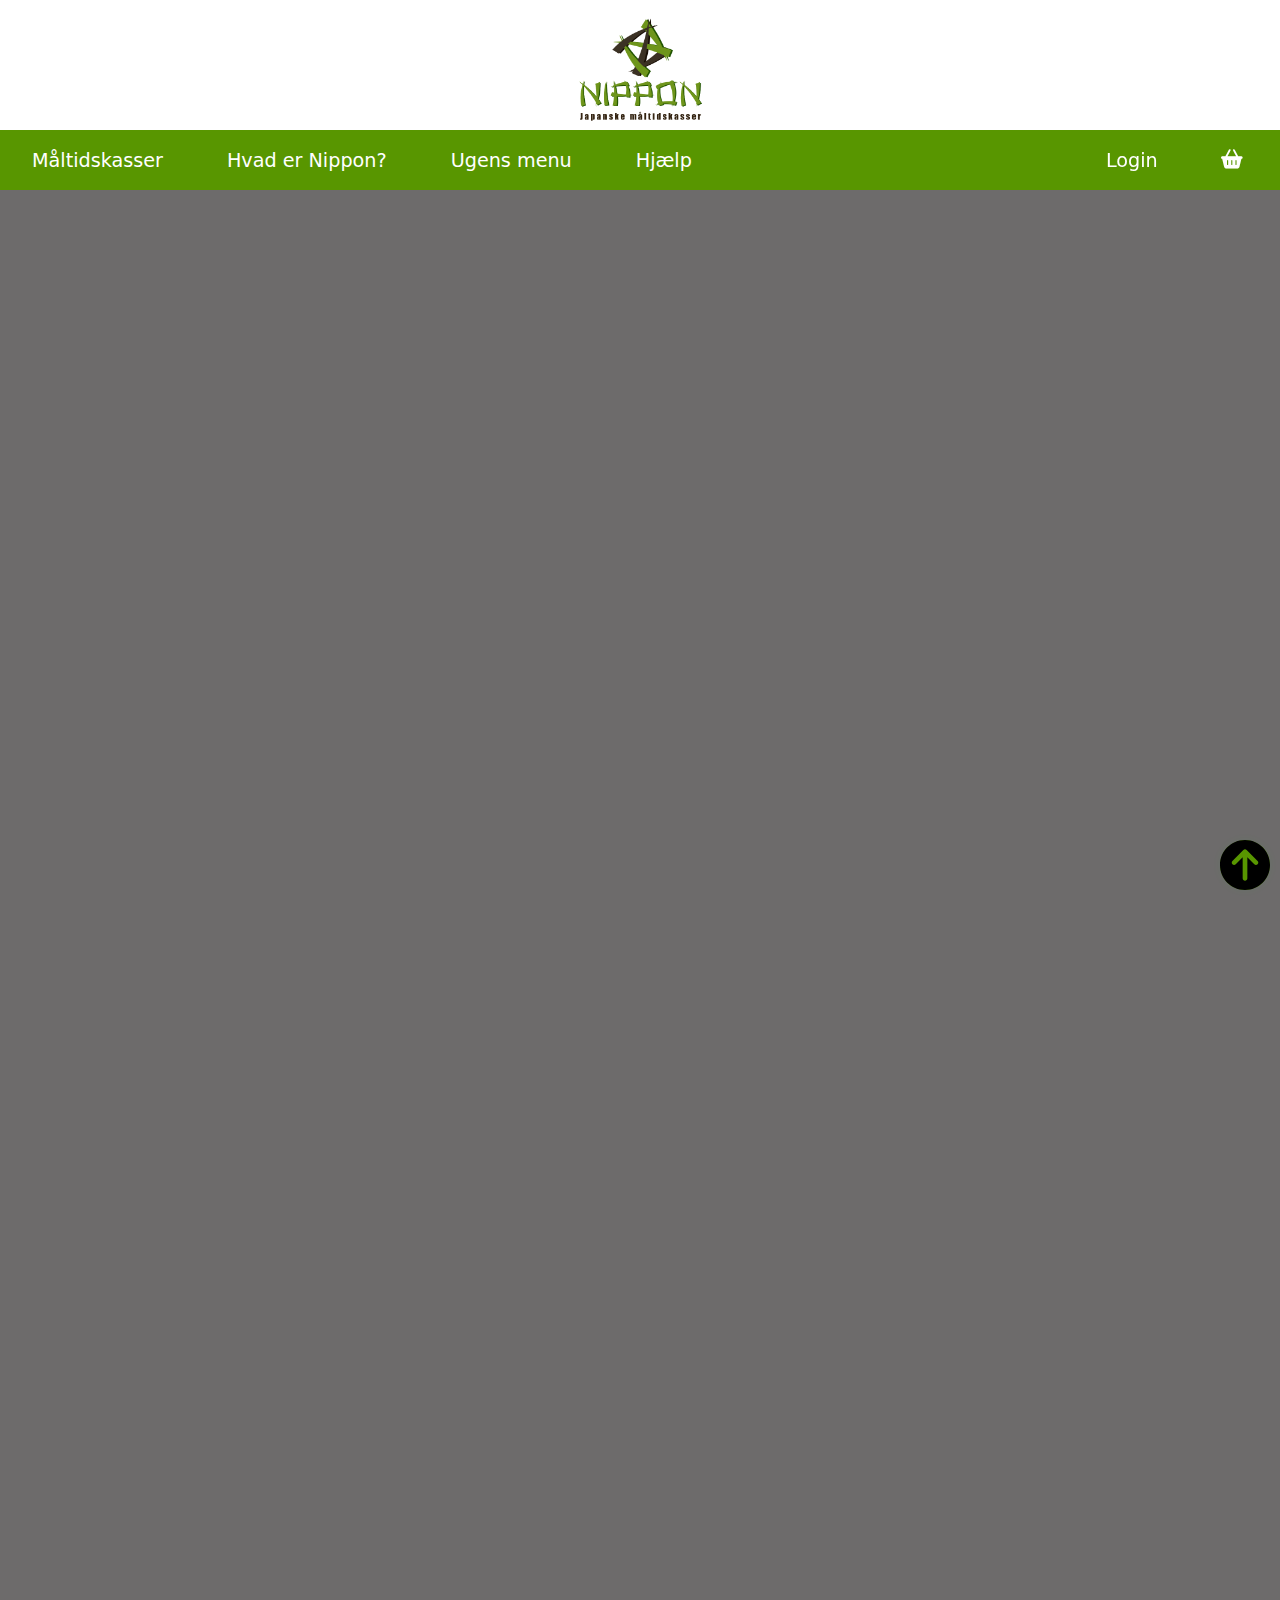
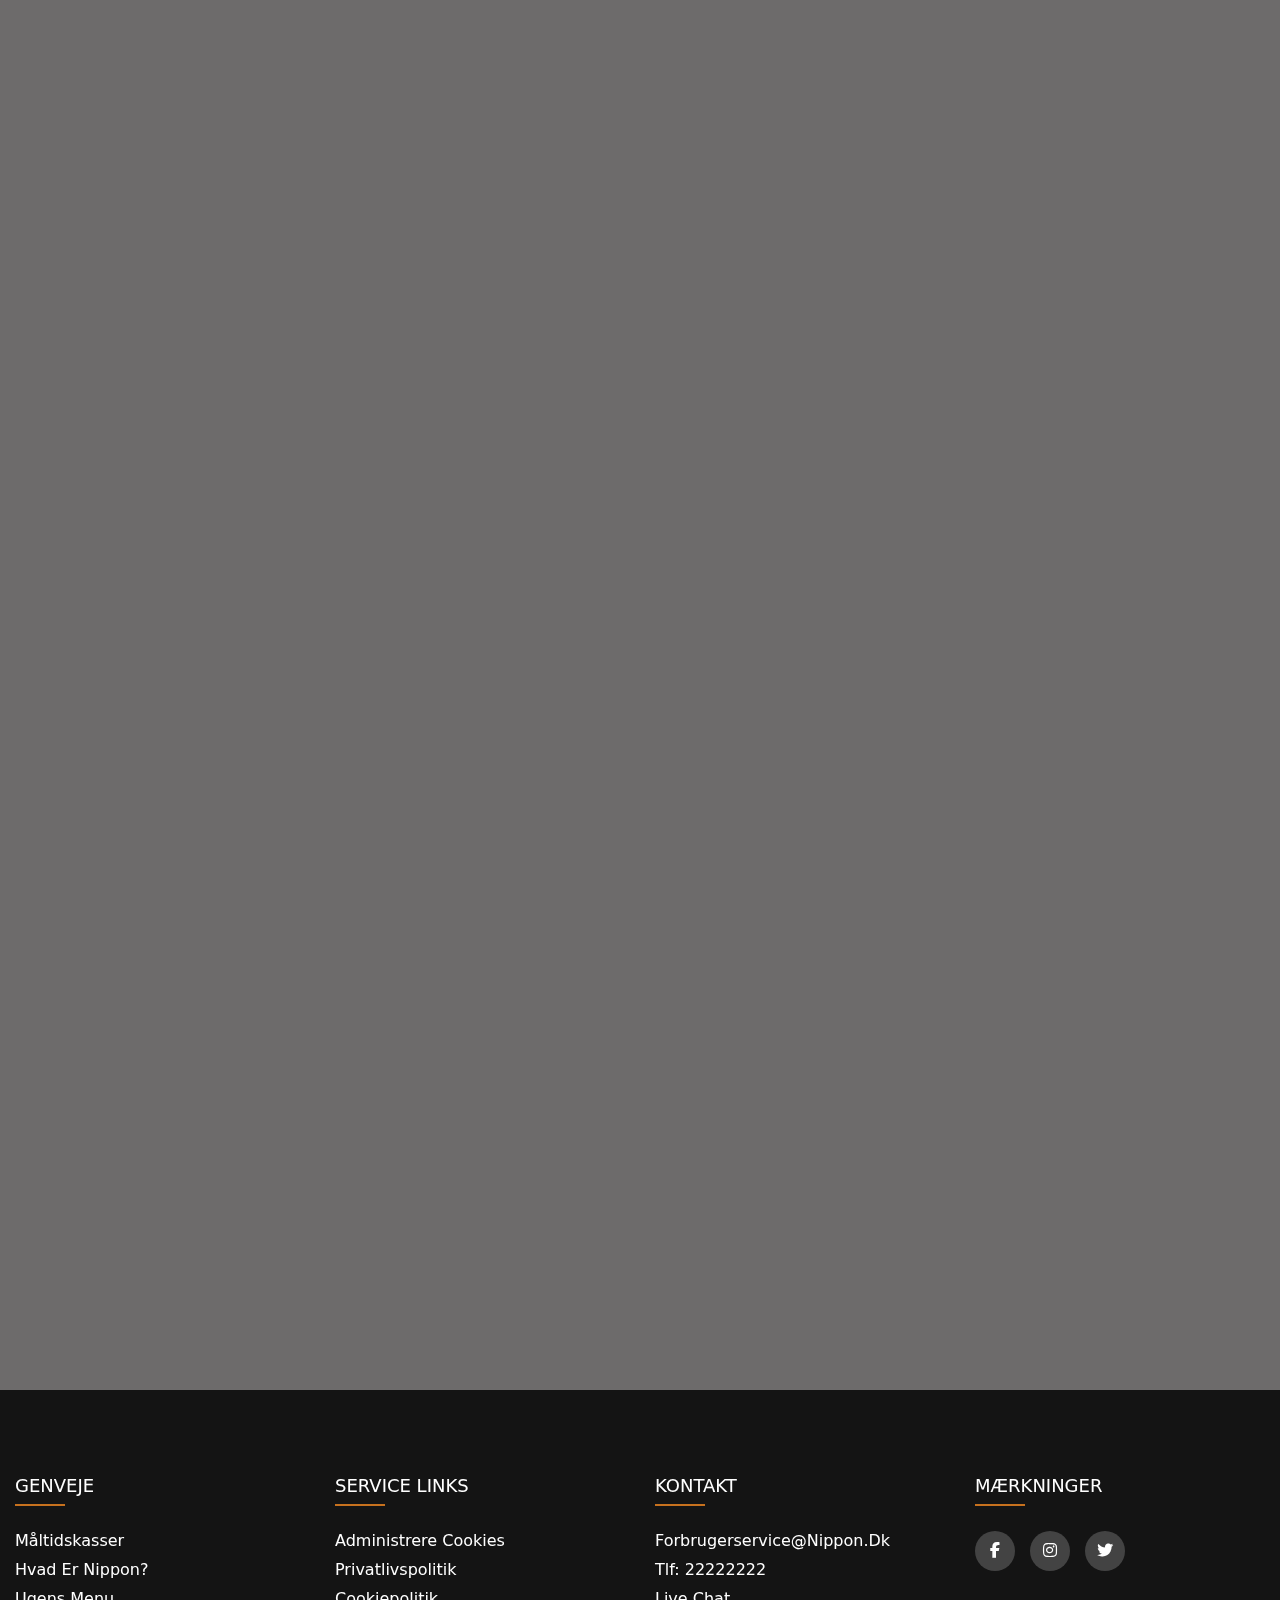
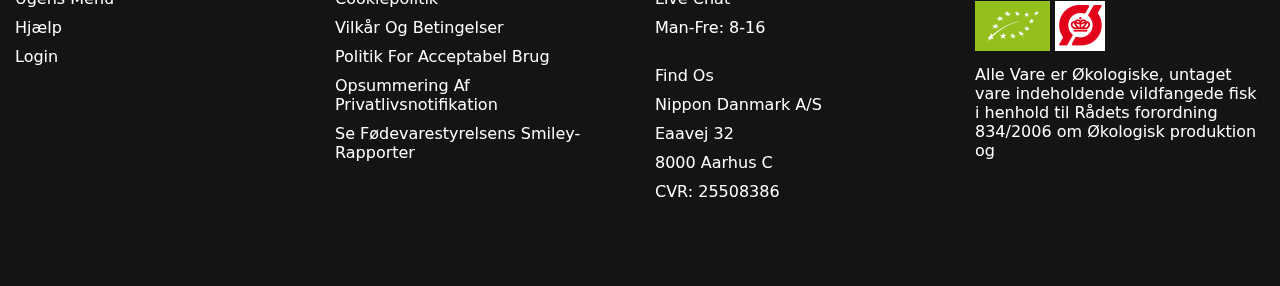
<file: Nippon 2/index.html>
<!DOCTYPE html>
<html lang="en">
<head>
    <meta charset="UTF-8">
    <meta http-equiv="X-UA-Compatible" content="IE=edge">
    <meta name="viewport" content="width=device-width, initial-scale=1.0">
    <title>Nippon Madkasser</title>

    <!-- Scripts -->
    <script src="script.js"defer></script>
<!-- Stylesheets -->
<link rel="stylesheet" href="style.css">
<link rel="stylesheet" href="">
<link rel="stylesheet" href="">

<!--Ikonerne til SoMe-->
<link rel="stylesheet" type="text/css" href="https://cdnjs.cloudflare.com/ajax/libs/font-awesome/6.2.1/css/all.min.css">
</head>

<body>
<!-- Header med logo og navigation starter  -->
    <!-- Logo ovenpå navbaren som vi har i vores mockup -->
    <div class="logo_on_top"> 
            <a href="#" id="navbar_logo_link"><img id="navbarlogo" src="images/logonippon.png" alt="Nippon Logo"></a>
    </div>

    <!-- Navbar -->
   <nav class="navbar">  


                         <!-- NAV BAR LINKS CONTAINER START  -->
        <div class="navbar_container">
            <!-- Mobil burger menu der kommer frem når siden når mobil størrelse (der skal addes javascript til) -->
            <div class="navbar_toggle" id="mobile-menu">
                <span class="bar"></span>
                <span class="bar"></span>
                <span class="bar"></span>
            </div>
            <!-- Menu links -->
            <ul class="navbar_menu">
                <li class="navbar_item">
                    <a href="/" class="navbar_links">
                        Måltidskasser
                    </a>
                </li>
                <li class="navbar_item">
                    <a href="/product.html" class="navbar_links">
                        Hvad er Nippon?
                    </a>
                </li>
                <li class="navbar_item">
                    <a href="/lifestyle.html" class="navbar_links">
                        Ugens menu
                    </a>
                </li>
                 <li class="navbar_item">
                    <a href="/lifestyle.html" class="navbar_links">
                        Hjælp
                    </a>
                </li>
                


                
                
                
                

            </ul>
        </div>
        <!-- NAV BAR CONTAINER SLUT -->
<!-- BTN CONTAINER START -->
<div class="buttons_container">
    <ul class="navbar_buttons">
        <li class="navbar_btn">
        <a href="/" class="button_one">
            Login
        </a>
        
    </li>
    <!-- KURV IKON -->
    <li class="navbar_btn">
        <a href="/" class="button_two"><i class="fa-sharp fa-solid fa-basket-shopping"></i></a>
    </li>
    </ul> 
</div>
<!-- BTN CONTAINER SLUT -->
        
                
   </nav>
   <div class="whitebackground"></div>

    <!-- Mulig Support / Til Toppen Knap Start -->
      <!-- SCROLL TO TOP -->
  <button onclick="topFunction()" id="myBtn" title="Go to top">
    <img src="images/circle-arrow-up-solid.svg" alt="Uparrow"></button>
  <!-- SCROLL TO TOP slut -->
    <!-- Mulig Support / Til Toppen Knap Slut -->
    
    
    <!-- Footer Starter Her HTML Start -->
    <footer class="footer">
        <div class="containerfooter">
          <div class="rowfooter">
            <div class="footer-col">
              <h4>Genveje</h4>
              <ul>
                <li><a href="#">Måltidskasser</a></li>
                <li><a href="#">Hvad er Nippon?</a></li>
                <li><a href="#">Ugens Menu</a></li>
                <li><a href="#">Hjælp</a></li>
                <li><a href="#">Login</a></li>
              </ul>
            </div>
            <div class="footer-col">
              <h4>Service links</h4>
              <ul>
                <li><a href="#">Administrere cookies</a></li>
                <li><a href="#">Privatlivspolitik</a></li>
                <li><a href="#">Cookiepolitik</a></li>
                <li><a href="#">Vilkår og betingelser</a></li>
                <li><a href="#">Politik for acceptabel brug</a></li>
                <li><a href="#">Opsummering af Privatlivsnotifikation</a></li>
                <li><a href="#">Se Fødevarestyrelsens smiley-rapporter</a></li>
              </ul>
            </div>
            <div class="footer-col">
              <h4>Kontakt</h4>
              <ul>
                <li><a href="#">forbrugerservice@nippon.dk</a></li>
                <li><a href="#">Tlf: 22222222</a></li>
                <li><a href="#">Live Chat</a></li>
                <li><a href="#">Man-Fre: 8-16</a></li>
                <br>
                <li><a href="#">Find Os</a></li>
                <li><a href="#">Nippon Danmark A/S</a></li>
                <li><a href="#">Eaavej 32</a></li>
                <li><a href="#">8000 Aarhus C</a></li>
                <li><a href="#">CVR: 25508386</a></li>
                
              </ul>
            </div>
            <div class="footer-col">
                <h4>Mærkninger</h4>
                <div class="footersocials">
                    <ul>
                        <a href="https://www.facebook.com/people/Nippon-M%C3%A5ltidskasser/100090745447917/"><i class="fa-brands fa-facebook-f"></i></a>
                        <a href="#"><i class="fa-brands fa-instagram"></i></a>
                        <a href="#"><i class="fa-brands fa-twitter"></i></a>
                    </ul>
                    <ul>
                        <img src="images/euorganic.png" alt="euorganic">
                        <img src="images/rød.jpg" alt="rød øko">
                    </ul>
              <ul>
               <p>Alle Vare er Økologiske, untaget vare indeholdende vildfangede fisk i henhold til Rådets forordning 834/2006 om Økologisk produktion og </p></ul>
              </ul>
              </div>
              </div>
            </div>
          </div>
      </footer>
    <!-- Footer Slutter Her HTML Slut -->
</body>
</html>
</file>
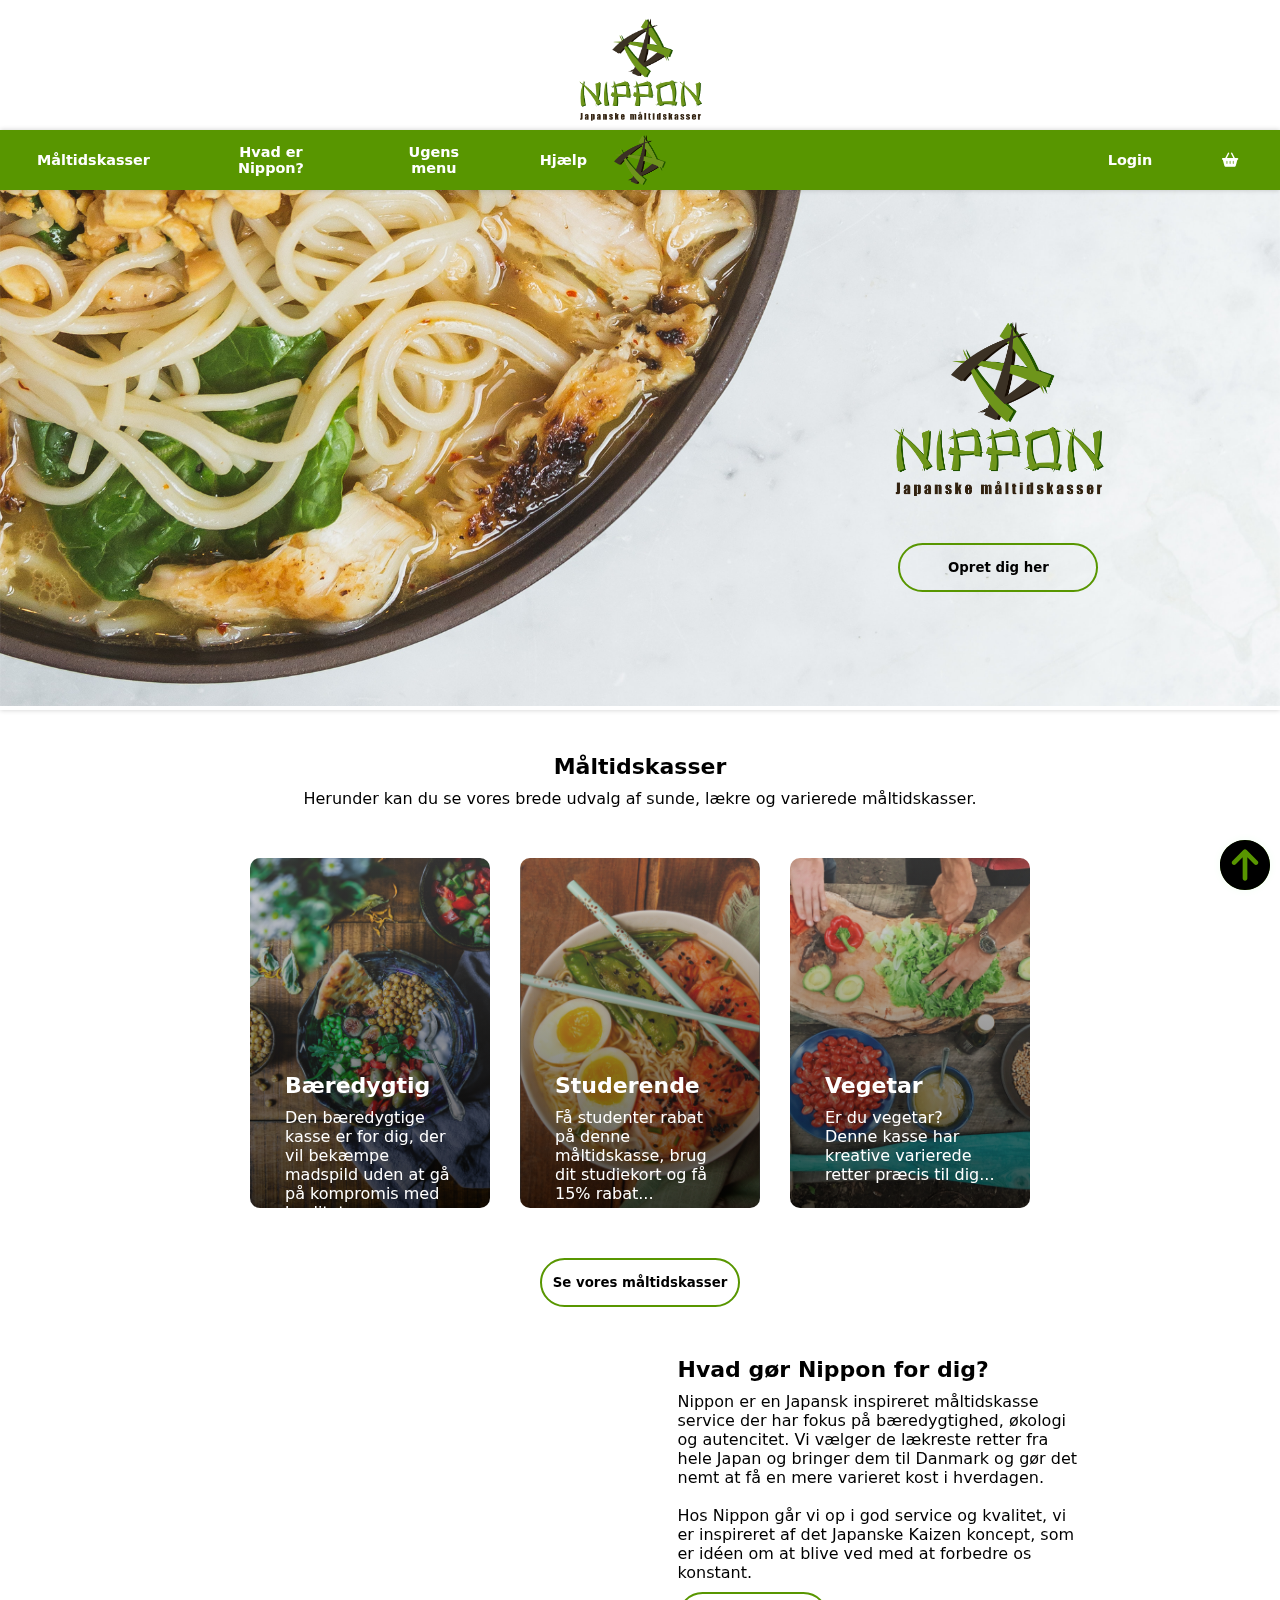
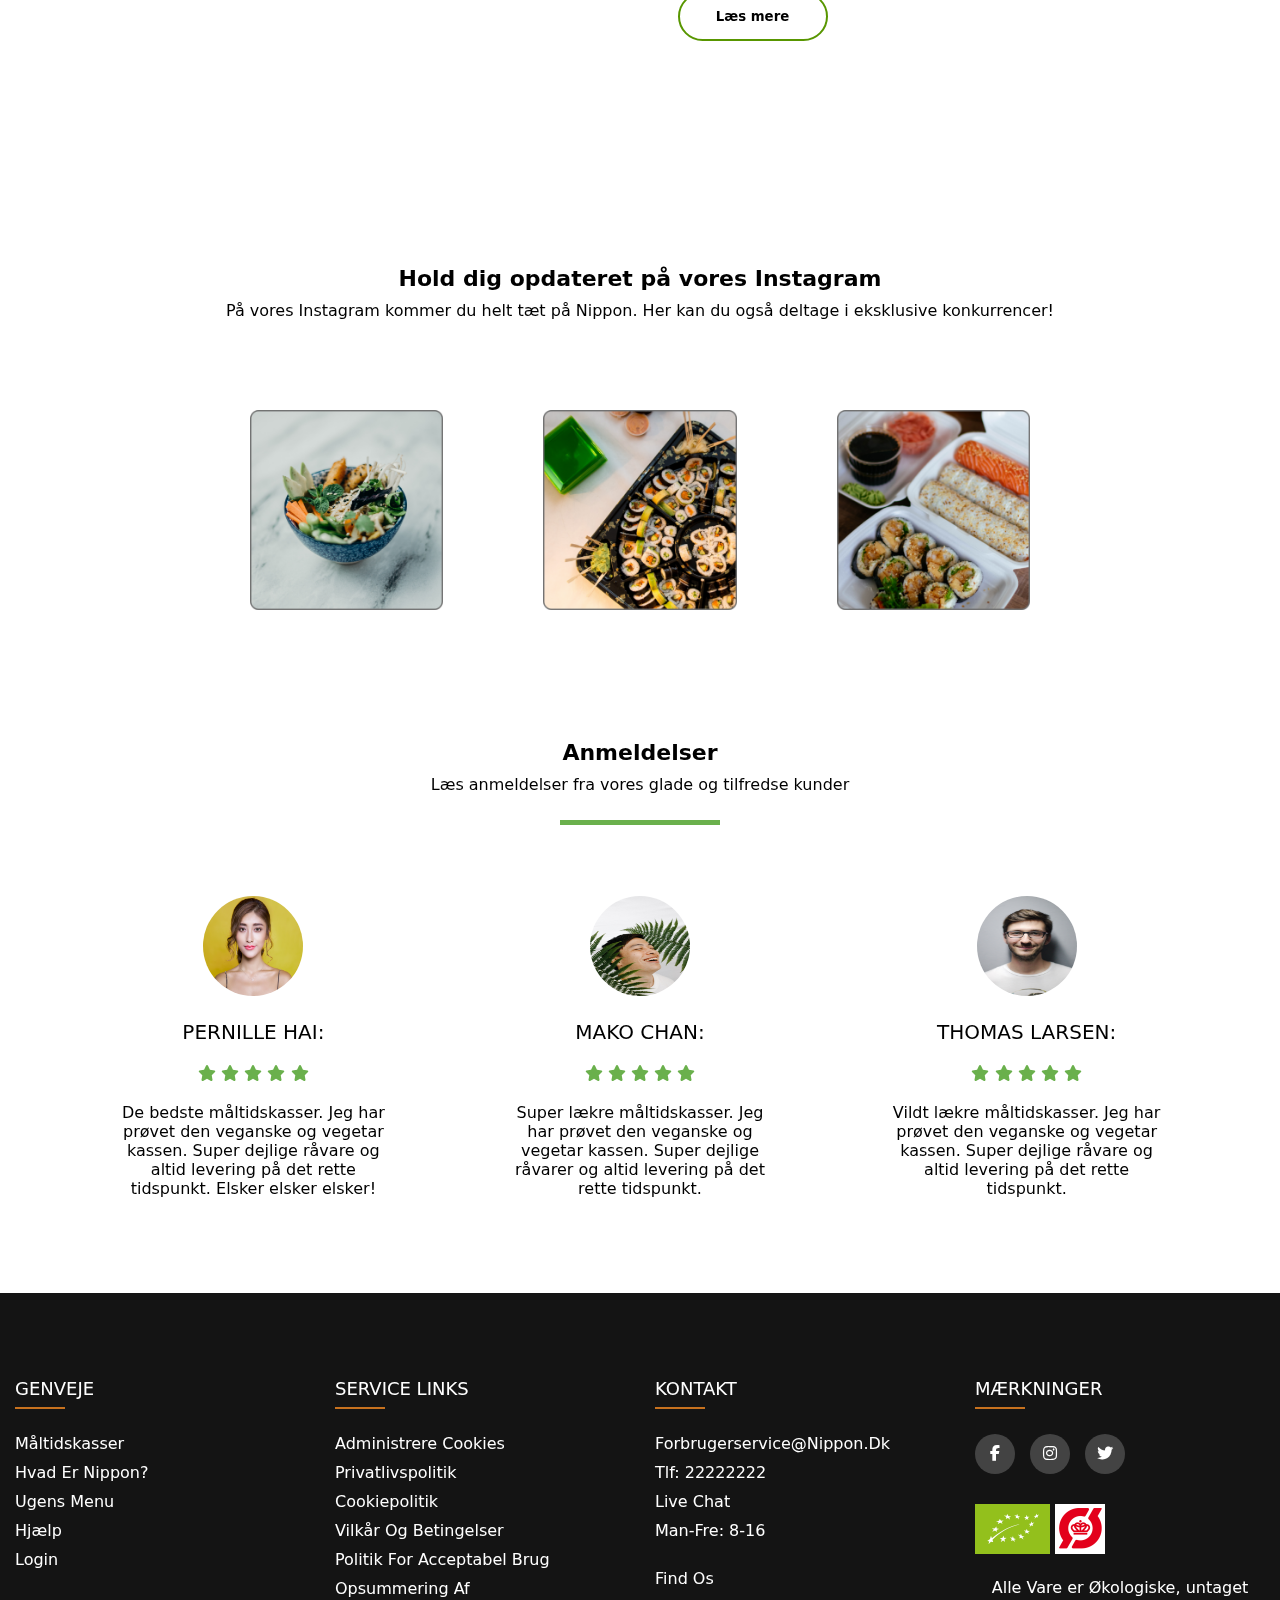
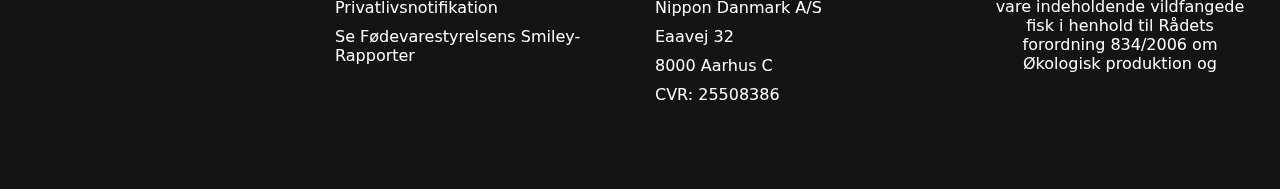
<file: Nippon 3/index.html>
<!DOCTYPE html>
<html lang="en">
<head>
    <meta charset="UTF-8">
    <meta http-equiv="X-UA-Compatible" content="IE=edge">
    <meta name="viewport" content="width=device-width, initial-scale=1.0">
    <title>Nippon Forside</title>


<!-- Scripts -->
    <script src="script.js"defer></script>
<!-- Stylesheets -->
    <link rel="stylesheet" href="style.css">


<!--Ikonerne til SoMe-->
<link rel="stylesheet" type="text/css" href="https://cdnjs.cloudflare.com/ajax/libs/font-awesome/6.2.1/css/all.min.css">
</head>



<body>
<!-- Header med logo og navigation starter  -->
    <!-- Logo ovenpå navbaren som vi har i vores mockup -->
    <div class="logo_on_top"> 
            <a href="#" id="navbar_logo_link"><img id="navbarlogo" src="images/logonippon.png" alt="Nippon Logo"></a>
    </div>

    <!-- Navbar -->
   <nav class="navbar" id="navbar">  
    <div class="navrow" id="navbar">

                         <!-- NAV BAR LINKS CONTAINER START  -->
                          <!-- Mobil burger menu der kommer frem når siden når mobil størrelse (der skal addes javascript til) -->
        <div class="navbar_container">
            <!-- Menu links -->
            <div class="hamburger" id="hamburger-menu">
              <span class="bar"></span>
              <span class="bar"></span>
              <span class="bar"></span>
            </div>
            <ul class="navbar_menu">
                          <!-- Mobil burger menu der kommer frem når siden når mobil størrelse (der skal addes javascript til) -->
                <li class="navbar_item">
                    <a href="måltidskasser.html" class="navbar_links">
                        Måltidskasser
                    </a>
                </li>
                <li class="navbar_item">
                    <a href="hvadernippon.html" class="navbar_links">
                        Hvad er Nippon?
                    </a>
                </li>
                <li class="navbar_item">
                    <a href="ugensmenu.html" class="navbar_links">
                        Ugens menu
                    </a>
                </li>
                 <li class="navbar_item">
                    <a href="/" class="navbar_links">
                        Hjælp
                    </a>
                </li>

            </ul>
        </div>
        <!-- NAV BAR CONTAINER SLUT -->
        <!-- LOGO NAV BAR START -->
         <!-- LOGO VISER SIG PÅ NAV BAR EFTER SCROLL -->
         <div class="logobtn">
            <a href="/" onclick="logoFunction()" id="logoBtn" title="Go back to frontpage">
              <img src="images/logonippon2.png" alt="Navbar Logo"></a>
          </div>
  <!-- LOGO VISER SIG PÅ NAV BAR EFTER SCROLL slut-->
        <!-- LOGO NAV BAR SLUT -->


<!-- BTN CONTAINER START -->
<div class="buttons_container">
    <ul class="navbar_buttons">
        <li class="navbar_btn">
        <a href="/" class="button_one">
            Login
        </a>
        
    </li>
    <!-- KURV IKON -->
    <li class="navbar_btn">
        <a href="/" class="button_two"><i class="fa-sharp fa-solid fa-basket-shopping"></i></a>
    </li>
    </ul> 
</div>
<!-- BTN CONTAINER SLUT -->
</div>        
                
   </nav>

   <!-- BIG PICTURE STARTER HER -->
             <div class="big_picture_container">
            <img src="images/bigpicturenologo.png" class="big_picture" alt="Nippon Big Picture">

                <Div class="big_picture_lb">
            <img src="images/logonippon.png" class="big_picture_logo" alt="Nippon Logo">
            <div class="big_picture_button">
              <button type="button">Opret dig her</button>  
            </div>
        </Div>
            

          </div>
          <!-- BIG PICTURE SLUTTER HER -->


    <!-- Mulig Support / Til Toppen Knap Start -->
      <!-- SCROLL TO TOP -->
  <button onclick="topFunction()" id="myBtn" title="Go to top">
    <img src="images/circle-arrow-up-solid.svg" alt="Uparrow"></button>
  <!-- SCROLL TO TOP slut -->
    <!-- Mulig Support / Til Toppen Knap Slut -->


<!-- FORSIDE CARDS -->

<section class="overskrift">
    <h1>Måltidskasser</h1>
    <p>Herunder kan du se vores brede udvalg af sunde, lækre og varierede måltidskasser.</p>
</section>

<div class="wrapper"></div>

<section class="kolonnesektion1">
    <div class="card card1">
        <h1>Bæredygtig</h1>
        <p>Den bæredygtige kasse er for dig, der vil bekæmpe madspild uden at gå på kompromis med kvalitet...</p>
    </div>
        
    <div class="card card2">
        <h1>Studerende</h1>
        <p>Få studenter rabat på denne måltidskasse, brug dit studiekort og få 15% rabat...</p>
    </div>

    <div class="card card3">
        <h1>Vegetar</h1>
        <p>Er du vegetar? Denne kasse har kreative varierede retter præcis til dig...</p>
    </div>
  </div>
</section>
  

<div class="cards_button">
              <a href="/måltidskasser.html"><button type="button">Se vores måltidskasser</button></a>
            </div>
<!-- FORSIDE CARDS SLUT -->



<!-- Animatic Sektion -->
<div class="animatic_container">
  <div class="video_container">
<iframe class="video" width="560" height="315" src="https://www.youtube.com/embed/Un8hv7vOUJU" title="YouTube video player" frameborder="0" 
allow="accelerometer; autoplay; clipboard-write; encrypted-media; gyroscope; picture-in-picture; web-share" allowfullscreen></iframe>
  </div>
  <div class="tekst_container">
    <h2>Hvad gør Nippon for dig?</h2>
    <div class="paragraph"><p class="nippon_p">Nippon er en Japansk inspireret måltidskasse service der har fokus på bæredygtighed, økologi og autencitet. 
      Vi vælger de lækreste retter fra hele Japan og bringer dem til Danmark og gør det nemt at få en mere varieret kost i hverdagen.
      <br>
      <br>
    Hos Nippon går vi op i god service og kvalitet, vi er inspireret af det Japanske Kaizen koncept, som er idéen om at blive ved med at forbedre os konstant.</p></div>
    <div class="om_nippon_button">
              <button type="button">Læs mere</button>  
            </div>
  </div>
</div>
<!-- Animatic Sektion SLUT -->
    
<!-- Instagram Sektion Start -->
  <div class="overskrift_insta">
  <h1>Hold dig opdateret på vores Instagram</h1>
  <p>På vores Instagram kommer du helt tæt på Nippon. Her kan du også deltage i eksklusive konkurrencer!</p>
  </div>

  <section class="insta_sektion">
  <img src="images/insta1.png" alt="instabillede">     
  <img src="images/insta2.png" alt="instabillede">     
  <img src="images/insta3.png" alt="instabillede">     
</section>

<!-- Instagram Sektion SLUT -->







<!-- TRUST PILOT START -->
    <div class="testimnials">
      <div class="tinner">
        <h1>Anmeldelser</h1>
        <p>Læs anmeldelser fra vores glade og tilfredse kunder</p>
          <div class="tborder"></div>

          <div class="trow">

            <div class="tcol">
              <div class="testimonial">
                <img src="images/pernille.jpg" alt="">
                <div class="tname">Pernille Hai:</div>
                  <div class="tstars">
                    <i class="fa-solid fa-star"></i>
                    <i class="fa-solid fa-star"></i>
                    <i class="fa-solid fa-star"></i>
                    <i class="fa-solid fa-star"></i>
                    <i class="fa-solid fa-star"></i>
                  </div>

                  <p>
                    De bedste måltidskasser. Jeg har prøvet den veganske og vegetar kassen. Super dejlige råvare og altid levering på det rette tidspunkt. 
Elsker elsker elsker!

                  </p>
              </div>
            </div>
             
            <div class="tcol">
              <div class="testimonial">
                <img src="images/mako.jpg" alt="">
                <div class="tname">Mako Chan:</div>
                  <div class="tstars">
                    <i class="fa-solid fa-star"></i>
                    <i class="fa-solid fa-star"></i>
                    <i class="fa-solid fa-star"></i>
                    <i class="fa-solid fa-star"></i>
                    <i class="fa-solid fa-star"></i>
                  </div>

                  <p>
                    Super lækre måltidskasser. Jeg har prøvet den veganske og vegetar kassen. Super dejlige råvarer og altid levering på det rette tidspunkt. 
                  </p>
              </div>
            </div>

            <div class="tcol">
              <div class="testimonial">
                <img src="images/thomas.jpg" alt="">
                <div class="tname">Thomas Larsen:</div>
                  <div class="tstars">
                    <i class="fa-solid fa-star"></i>
                    <i class="fa-solid fa-star"></i>
                    <i class="fa-solid fa-star"></i>
                    <i class="fa-solid fa-star"></i>
                    <i class="fa-solid fa-star"></i>
                  </div>

                  <p>
                    Vildt lækre måltidskasser. Jeg har prøvet den veganske og vegetar kassen. Super dejlige råvare og altid levering på det rette tidspunkt. 
                  </p>
              </div>
            </div>

          </div>
      </div>
    </div>
<!-- TRUST PILOT SLUT -->



    <!-- Footer Starter Her HTML Start -->
    <footer class="footer">
        <div class="containerfooter">
          <div class="rowfooter">
            <div class="footer-col">
              <h4>Genveje</h4>
              <ul>
                <li><a href="måltidskasser.html">Måltidskasser</a></li>
                <li><a href="hvadernippon.html">Hvad er Nippon?</a></li>
                <li><a href="#">Ugens Menu</a></li>
                <li><a href="#">Hjælp</a></li>
                <li><a href="#">Login</a></li>
              </ul>
            </div>
            <div class="footer-col">
              <h4>Service links</h4>
              <ul>
                <li><a href="#">Administrere cookies</a></li>
                <li><a href="#">Privatlivspolitik</a></li>
                <li><a href="#">Cookiepolitik</a></li>
                <li><a href="#">Vilkår og betingelser</a></li>
                <li><a href="#">Politik for acceptabel brug</a></li>
                <li><a href="#">Opsummering af Privatlivsnotifikation</a></li>
                <li><a href="#">Se Fødevarestyrelsens smiley-rapporter</a></li>
              </ul>
            </div>
            <div class="footer-col">
              <h4>Kontakt</h4>
              <ul>
                <li><a href="#">forbrugerservice@nippon.dk</a></li>
                <li><a href="#">Tlf: 22222222</a></li>
                <li><a href="#">Live Chat</a></li>
                <li><a href="#">Man-Fre: 8-16</a></li>
                <br>
                <li><a href="#">Find Os</a></li>
                <li><a href="#">Nippon Danmark A/S</a></li>
                <li><a href="#">Eaavej 32</a></li>
                <li><a href="#">8000 Aarhus C</a></li>
                <li><a href="#">CVR: 25508386</a></li>
                
              </ul>
            </div>
            <div class="footer-col">
                <h4>Mærkninger</h4>
                <div class="footersocials">
                    <ul>
                        <a href="https://www.facebook.com/people/Nippon-M%C3%A5ltidskasser/100090745447917/"><i class="fa-brands fa-facebook-f"></i></a>
                        <a href="#"><i class="fa-brands fa-instagram"></i></a>
                        <a href="#"><i class="fa-brands fa-twitter"></i></a>
                    </ul>
                    <ul>
                        <img src="images/euorganic.png" alt="euorganic">
                        <img src="images/rød.jpg" alt="rød øko">
                    </ul>
              <ul>
               <p>Alle Vare er Økologiske, untaget vare indeholdende vildfangede fisk i henhold til Rådets forordning 834/2006 om Økologisk produktion og </p></ul>
              </ul>
              </div>
              </div>
            </div>
          </div>
      </footer>
    <!-- Footer Slutter Her HTML Slut -->
</body>
</html>
</file>
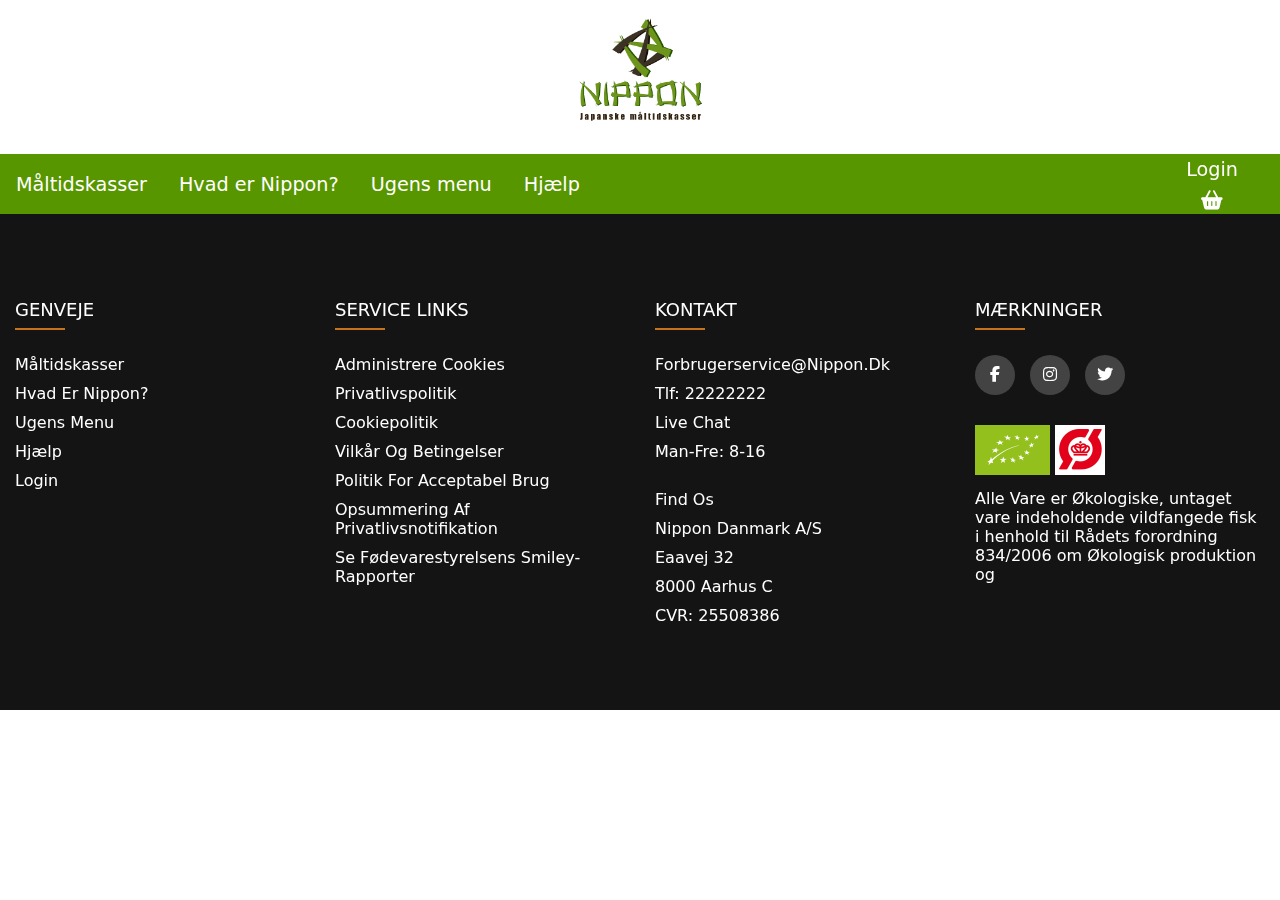
<file: Nippon/index.html>
<!DOCTYPE html>
<html lang="en">
<head>
    <meta charset="UTF-8">
    <meta http-equiv="X-UA-Compatible" content="IE=edge">
    <meta name="viewport" content="width=device-width, initial-scale=1.0">
    <title>Nippon Madkasser</title>

<!-- Stylesheets -->
<link rel="stylesheet" href="style.css">
<link rel="stylesheet" href="">
<link rel="stylesheet" href="">

<!--Ikonerne til SoMe-->
<link rel="stylesheet" type="text/css" href="https://cdnjs.cloudflare.com/ajax/libs/font-awesome/6.2.1/css/all.min.css">
</head>

<body>
<!-- Header med logo og navigation starter  -->
    <!-- Logo ovenpå navbaren som vi har i vores mockup -->
    <div class="logo_on_top"> 
            <a href="#" id="navbar_logo_link"><img id="navbarlogo" src="images/logonippon.png" alt="Nippon Logo"></a>
    </div>

    <!-- Navbar -->
   <nav class="navbar">                         
        <div class="navbar_container">
            <!-- Mobil burger menu der kommer frem når siden når mobil størrelse (der skal addes javascript til) -->
            <div class="navbar_toggle" id="mobile-menu">
                <span class="bar"></span>
                <span class="bar"></span>
                <span class="bar"></span>
            </div>
            <!-- Menu links -->
            <ul class="navbar_menu">
                <li class="navbar_item">
                    <a href="/" class="navbar_links">
                        Måltidskasser
                    </a>
                </li>
                <li class="navbar_item">
                    <a href="/product.html" class="navbar_links">
                        Hvad er Nippon?
                    </a>
                </li>
                <li class="navbar_item">
                    <a href="/lifestyle.html" class="navbar_links">
                        Ugens menu
                    </a>
                </li>
                 <li class="navbar_item">
                    <a href="/lifestyle.html" class="navbar_links">
                        Hjælp
                    </a>
                </li>

                
                
                
            </ul>
        </div>

        <!-- Knapper: Login og Kurv -->
                <div class="navbar_btn_div">
                <ul>
                <li class="navbar_btn">
                    <a href="/" class="button_one">
                        Login
                    </a>
                    
                </li>
                <!-- KURV IKON SKAL ADDES HER -->
                <li class="navbar_btn">
                    <a href="/" class="button_two"><i class="fa-sharp fa-solid fa-basket-shopping"></i></a>
                </li>
                </ul>
            </div>
   </nav>

 


    <!-- Mulig Support / Til Toppen Knap Start -->
    
    <!-- Mulig Support / Til Toppen Knap Slut -->
    
    
    <!-- Footer Starter Her HTML Start -->
    <footer class="footer">
        <div class="containerfooter">
          <div class="rowfooter">
            <div class="footer-col">
              <h4>Genveje</h4>
              <ul>
                <li><a href="#">Måltidskasser</a></li>
                <li><a href="#">Hvad er Nippon?</a></li>
                <li><a href="#">Ugens Menu</a></li>
                <li><a href="#">Hjælp</a></li>
                <li><a href="#">Login</a></li>
              </ul>
            </div>
            <div class="footer-col">
              <h4>Service links</h4>
              <ul>
                <li><a href="#">Administrere cookies</a></li>
                <li><a href="#">Privatlivspolitik</a></li>
                <li><a href="#">Cookiepolitik</a></li>
                <li><a href="#">Vilkår og betingelser</a></li>
                <li><a href="#">Politik for acceptabel brug</a></li>
                <li><a href="#">Opsummering af Privatlivsnotifikation</a></li>
                <li><a href="#">Se Fødevarestyrelsens smiley-rapporter</a></li>
              </ul>
            </div>
            <div class="footer-col">
              <h4>Kontakt</h4>
              <ul>
                <li><a href="#">forbrugerservice@nippon.dk</a></li>
                <li><a href="#">Tlf: 22222222</a></li>
                <li><a href="#">Live Chat</a></li>
                <li><a href="#">Man-Fre: 8-16</a></li>
                <br>
                <li><a href="#">Find Os</a></li>
                <li><a href="#">Nippon Danmark A/S</a></li>
                <li><a href="#">Eaavej 32</a></li>
                <li><a href="#">8000 Aarhus C</a></li>
                <li><a href="#">CVR: 25508386</a></li>
                
              </ul>
            </div>
            <div class="footer-col">
                <h4>Mærkninger</h4>
                <div class="footersocials">
                    <ul>
                        <a href="https://www.facebook.com/people/Nippon-M%C3%A5ltidskasser/100090745447917/"><i class="fa-brands fa-facebook-f"></i></a>
                        <a href="#"><i class="fa-brands fa-instagram"></i></a>
                        <a href="#"><i class="fa-brands fa-twitter"></i></a>
                    </ul>
                    <ul>
                        <img src="images/euorganic.png" alt="euorganic">
                        <img src="images/rød.jpg" alt="rød øko">
                    </ul>
              <ul>
               <p>Alle Vare er Økologiske, untaget vare indeholdende vildfangede fisk i henhold til Rådets forordning 834/2006 om Økologisk produktion og </p></ul>
              </ul>
              </div>
              </div>
            </div>
          </div>
      </footer>
    <!-- Footer Slutter Her HTML Slut -->
</body>
</html>
</file>
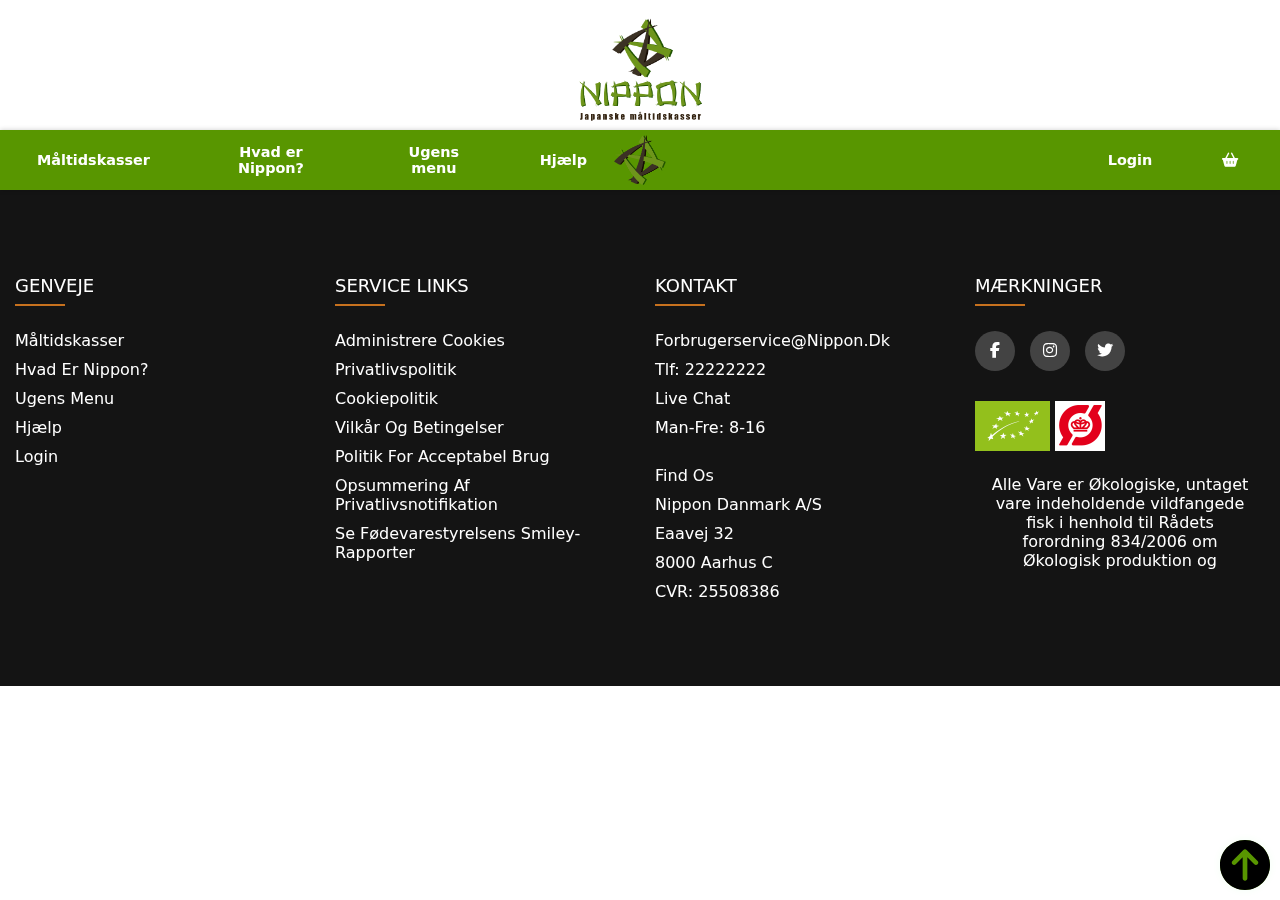
<file: Nippon 3/hvadernippon.html>
<!DOCTYPE html>
<html lang="en">
<head>
    <meta charset="UTF-8">
    <meta http-equiv="X-UA-Compatible" content="IE=edge">
    <meta name="viewport" content="width=device-width, initial-scale=1.0">
    <title>Hvad er Nippon?</title>

<!-- Scripts -->
    <script src="script.js"defer></script>
<!-- Stylesheets -->
    <link rel="stylesheet" href="style.css">


<!--Ikonerne til SoMe-->
<link rel="stylesheet" type="text/css" href="https://cdnjs.cloudflare.com/ajax/libs/font-awesome/6.2.1/css/all.min.css">
</head>


<body>
<!-- Header med logo og navigation starter  -->
    <!-- Logo ovenpå navbaren som vi har i vores mockup -->
    <div class="logo_on_top"> 
            <a href="index.html" id="navbar_logo_link"><img id="navbarlogo" src="images/logonippon.png" alt="Nippon Logo"></a>
    </div>

    <!-- Navbar -->
    <nav class="navbar" id="navbar">  
        <div class="navrow" id="navbar">
    
                             <!-- NAV BAR LINKS CONTAINER START  -->
                              <!-- Mobil burger menu der kommer frem når siden når mobil størrelse (der skal addes javascript til) -->
            <div class="navbar_container">
                <!-- Menu links -->
                <div class="hamburger" id="hamburger-menu">
                  <span class="bar"></span>
                  <span class="bar"></span>
                  <span class="bar"></span>
                </div>
                <ul class="navbar_menu">
                              <!-- Mobil burger menu der kommer frem når siden når mobil størrelse (der skal addes javascript til) -->
                    <li class="navbar_item">
                        <a href="måltidskasser.html" class="navbar_links">
                            Måltidskasser
                        </a>
                    </li>
                    <li class="navbar_item">
                        <a href="hvadernippon.html" class="navbar_links">
                            Hvad er Nippon?
                        </a>
                    </li>
                    <li class="navbar_item">
                        <a href="ugensmenu.html" class="navbar_links">
                            Ugens menu
                        </a>
                    </li>
                     <li class="navbar_item">
                        <a href="/" class="navbar_links">
                            Hjælp
                        </a>
                    </li>
    
                </ul>
            </div>
        <!-- NAV BAR CONTAINER SLUT -->
        <!-- LOGO NAV BAR START -->
         <!-- LOGO VISER SIG PÅ NAV BAR EFTER SCROLL -->
         <div class="logobtn">
            <a href="/" onclick="logoFunction()" id="logoBtn" title="Go back to frontpage">
              <img src="images/logonippon2.png" alt="Navbar Logo"></a>
          </div>
  <!-- LOGO VISER SIG PÅ NAV BAR EFTER SCROLL slut-->
        <!-- LOGO NAV BAR SLUT -->











<!-- BTN CONTAINER START -->
<div class="buttons_container">
    <ul class="navbar_buttons">
        <li class="navbar_btn">
        <a href="/" class="button_one">
            Login
        </a>
        
    </li>
    <!-- KURV IKON -->
    <li class="navbar_btn">
        <a href="/" class="button_two"><i class="fa-sharp fa-solid fa-basket-shopping"></i></a>
    </li>
    </ul> 
</div>
<!-- BTN CONTAINER SLUT -->
</div>        
                
   </nav>

       <div class="whitebackground"></div>


    <!-- Mulig Support / Til Toppen Knap Start -->
      <!-- SCROLL TO TOP -->
  <button onclick="topFunction()" id="myBtn" title="Go to top">
    <img src="images/circle-arrow-up-solid.svg" alt="Uparrow"></button>
  <!-- SCROLL TO TOP slut -->
    <!-- Mulig Support / Til Toppen Knap Slut -->
    
    
    <!-- Footer Starter Her HTML Start -->
    <footer class="footer">
        <div class="containerfooter">
          <div class="rowfooter">
            <div class="footer-col">
              <h4>Genveje</h4>
              <ul>
                <li><a href="måltidskasser.html">Måltidskasser</a></li>
                <li><a href="hvadernippon.html">Hvad er Nippon?</a></li>
                <li><a href="#">Ugens Menu</a></li>
                <li><a href="#">Hjælp</a></li>
                <li><a href="#">Login</a></li>
              </ul>
            </div>
            <div class="footer-col">
              <h4>Service links</h4>
              <ul>
                <li><a href="#">Administrere cookies</a></li>
                <li><a href="#">Privatlivspolitik</a></li>
                <li><a href="#">Cookiepolitik</a></li>
                <li><a href="#">Vilkår og betingelser</a></li>
                <li><a href="#">Politik for acceptabel brug</a></li>
                <li><a href="#">Opsummering af Privatlivsnotifikation</a></li>
                <li><a href="#">Se Fødevarestyrelsens smiley-rapporter</a></li>
              </ul>
            </div>
            <div class="footer-col">
              <h4>Kontakt</h4>
              <ul>
                <li><a href="#">forbrugerservice@nippon.dk</a></li>
                <li><a href="#">Tlf: 22222222</a></li>
                <li><a href="#">Live Chat</a></li>
                <li><a href="#">Man-Fre: 8-16</a></li>
                <br>
                <li><a href="#">Find Os</a></li>
                <li><a href="#">Nippon Danmark A/S</a></li>
                <li><a href="#">Eaavej 32</a></li>
                <li><a href="#">8000 Aarhus C</a></li>
                <li><a href="#">CVR: 25508386</a></li>
                
              </ul>
            </div>
            <div class="footer-col">
                <h4>Mærkninger</h4>
                <div class="footersocials">
                    <ul>
                        <a href="https://www.facebook.com/people/Nippon-M%C3%A5ltidskasser/100090745447917/"><i class="fa-brands fa-facebook-f"></i></a>
                        <a href="#"><i class="fa-brands fa-instagram"></i></a>
                        <a href="#"><i class="fa-brands fa-twitter"></i></a>
                    </ul>
                    <ul>
                        <img src="images/euorganic.png" alt="euorganic">
                        <img src="images/rød.jpg" alt="rød øko">
                    </ul>
              <ul>
               <p>Alle Vare er Økologiske, untaget vare indeholdende vildfangede fisk i henhold til Rådets forordning 834/2006 om Økologisk produktion og </p></ul>
              </ul>
              </div>
              </div>
            </div>
          </div>
      </footer>
    <!-- Footer Slutter Her HTML Slut -->
</body>
</html>
</file>
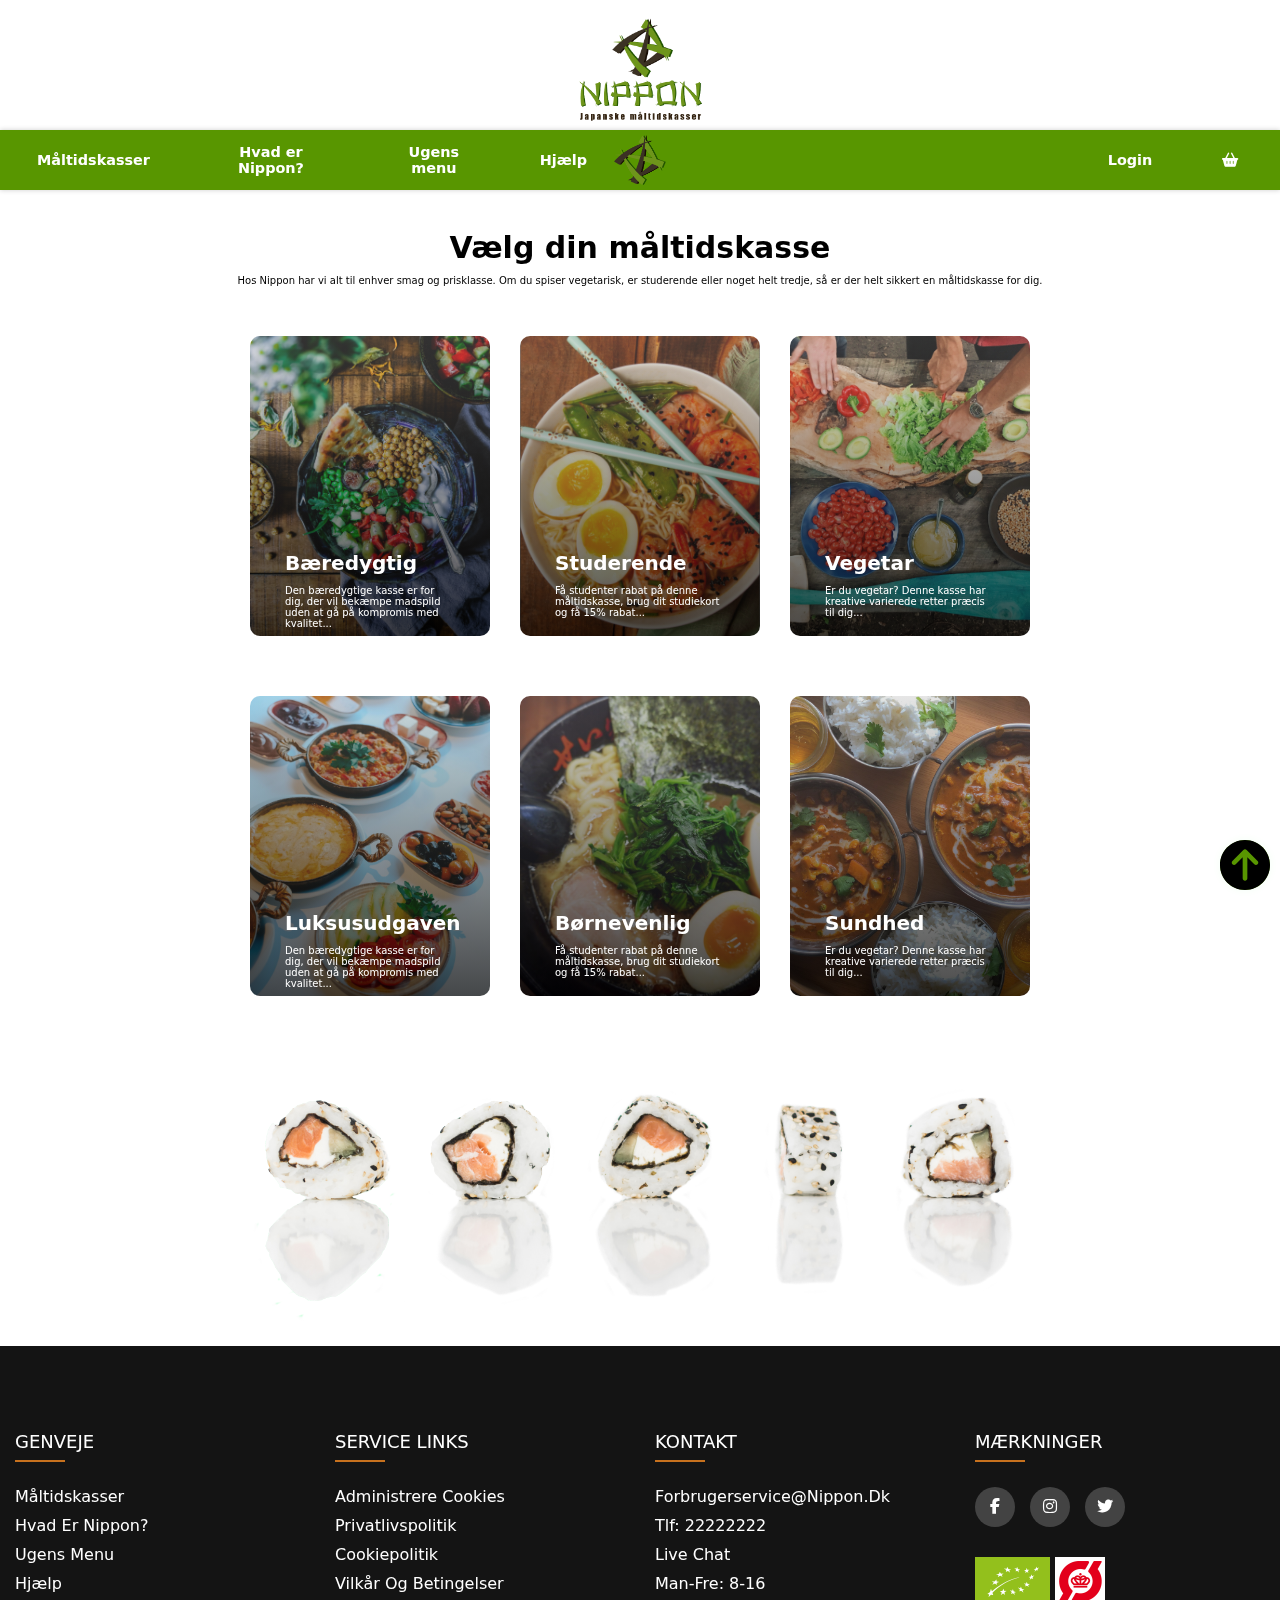
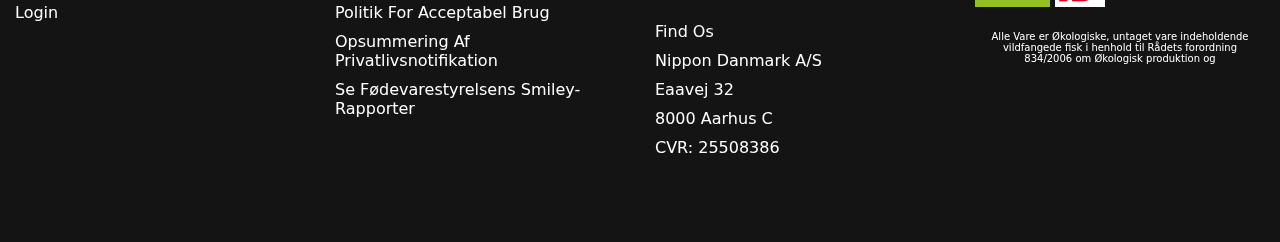
<file: Nippon 3/måltidskasser.html>
<!DOCTYPE html>
<html lang="en">
<head>
    <meta charset="UTF-8">
    <meta http-equiv="X-UA-Compatible" content="IE=edge">
    <meta name="viewport" content="width=device-width, initial-scale=1.0">
    <title>Måltidskasser</title>

    
<!-- Scripts -->
    <script src="script.js"defer></script>
<!-- Stylesheets -->
    <link rel="stylesheet" href="style.css">
    <link rel="stylesheet" href="kasser.css">


<!--Ikonerne til SoMe-->
<link rel="stylesheet" type="text/css" href="https://cdnjs.cloudflare.com/ajax/libs/font-awesome/6.2.1/css/all.min.css">
</head>



<body>
<!-- Header med logo og navigation starter  -->
    <!-- Logo ovenpå navbaren som vi har i vores mockup -->
    <div class="logo_on_top"> 
            <a href="index.html" id="navbar_logo_link"><img id="navbarlogo" src="images/logonippon.png" alt="Nippon Logo"></a>
    </div>

   <!-- Navbar -->
   <nav class="navbar" id="navbar">  
    <div class="navrow" id="navbar">

                         <!-- NAV BAR LINKS CONTAINER START  -->
                          <!-- Mobil burger menu der kommer frem når siden når mobil størrelse (der skal addes javascript til) -->
        <div class="navbar_container">
            <!-- Menu links -->
            <div class="hamburger" id="hamburger-menu">
              <span class="bar"></span>
              <span class="bar"></span>
              <span class="bar"></span>
            </div>
            <ul class="navbar_menu">
                          <!-- Mobil burger menu der kommer frem når siden når mobil størrelse (der skal addes javascript til) -->
                <li class="navbar_item">
                    <a href="måltidskasser.html" class="navbar_links">
                        Måltidskasser
                    </a>
                </li>
                <li class="navbar_item">
                    <a href="hvadernippon.html" class="navbar_links">
                        Hvad er Nippon?
                    </a>
                </li>
                <li class="navbar_item">
                    <a href="ugensmenu.html" class="navbar_links">
                        Ugens menu
                    </a>
                </li>
                 <li class="navbar_item">
                    <a href="/" class="navbar_links">
                        Hjælp
                    </a>
                </li>

            </ul>
        </div>
        <!-- NAV BAR CONTAINER SLUT -->
        <!-- LOGO NAV BAR START -->
         <!-- LOGO VISER SIG PÅ NAV BAR EFTER SCROLL -->
         <div class="logobtn">
            <a href="/" onclick="logoFunction()" id="logoBtn" title="Go back to frontpage">
              <img src="images/logonippon2.png" alt="Navbar Logo"></a>
          </div>
  <!-- LOGO VISER SIG PÅ NAV BAR EFTER SCROLL slut-->
        <!-- LOGO NAV BAR SLUT -->

<!-- BTN CONTAINER START -->
<div class="buttons_container">
    <ul class="navbar_buttons">
        <li class="navbar_btn">
        <a href="/" class="button_one">
            Login
        </a>
        
    </li>
    <!-- KURV IKON -->
    <li class="navbar_btn">
        <a href="/" class="button_two"><i class="fa-sharp fa-solid fa-basket-shopping"></i></a>
    </li>
    </ul> 
</div>
<!-- BTN CONTAINER SLUT -->
</div>             
   </nav>


<!-- CARDS -->
<section class="overskrift">
    <h1>Vælg din måltidskasse</h1>
    <p>Hos Nippon har vi alt til enhver smag og prisklasse. Om du spiser vegetarisk, er studerende eller noget helt tredje, så er der helt sikkert en måltidskasse for dig.</p>
</section>

<section class="kolonnesektion1">
    <div class="card card1">
        <h1>Bæredygtig</h1>
        <p>Den bæredygtige kasse er for dig, der vil bekæmpe madspild uden at gå på kompromis med kvalitet...</p>
    </div>
        
    <div class="card card2">
        <h1>Studerende</h1>
        <p>Få studenter rabat på denne måltidskasse, brug dit studiekort og få 15% rabat...</p>
    </div>

    <div class="card card3">
        <h1>Vegetar</h1>
        <p>Er du vegetar? Denne kasse har kreative varierede retter præcis til dig...</p>
    </div>
</section>

<section class="kolonnesektion2">
    <div class="card card4">
        <h1>Luksusudgaven</h1>
        <p>Den bæredygtige kasse er for dig, der vil bekæmpe madspild uden at gå på kompromis med kvalitet...</p>
    </div>
        
    <div class="card card5">
        <h1>Børnevenlig</h1>
        <p>Få studenter rabat på denne måltidskasse, brug dit studiekort og få 15% rabat...</p>
    </div>

    <div class="card card6">
        <h1>Sundhed</h1>
        <p>Er du vegetar? Denne kasse har kreative varierede retter præcis til dig...</p>
    </div>
   
</section>
    <div>
        <div class="sushi_container">
        <img src="images/sushi.png" alt="sushi">
    </div>










    <!-- Mulig Support / Til Toppen Knap Start -->
      <!-- SCROLL TO TOP -->
  <button onclick="topFunction()" id="myBtn" title="Go to top">
    <img src="images/circle-arrow-up-solid.svg" alt="Uparrow"></button>
  <!-- SCROLL TO TOP slut -->
    <!-- Mulig Support / Til Toppen Knap Slut -->
    
    




    <!-- Footer Starter Her HTML Start -->
    <footer class="footer">
        <div class="containerfooter">
          <div class="rowfooter">
            <div class="footer-col">
              <h4>Genveje</h4>
              <ul>
                <li><a href="måltidskasser.html">Måltidskasser</a></li>
                <li><a href="hvadernippon.html">Hvad er Nippon?</a></li>
                <li><a href="#">Ugens Menu</a></li>
                <li><a href="#">Hjælp</a></li>
                <li><a href="#">Login</a></li>
              </ul>
            </div>
            <div class="footer-col">
              <h4>Service links</h4>
              <ul>
                <li><a href="#">Administrere cookies</a></li>
                <li><a href="#">Privatlivspolitik</a></li>
                <li><a href="#">Cookiepolitik</a></li>
                <li><a href="#">Vilkår og betingelser</a></li>
                <li><a href="#">Politik for acceptabel brug</a></li>
                <li><a href="#">Opsummering af Privatlivsnotifikation</a></li>
                <li><a href="#">Se Fødevarestyrelsens smiley-rapporter</a></li>
              </ul>
            </div>
            <div class="footer-col">
              <h4>Kontakt</h4>
              <ul>
                <li><a href="#">forbrugerservice@nippon.dk</a></li>
                <li><a href="#">Tlf: 22222222</a></li>
                <li><a href="#">Live Chat</a></li>
                <li><a href="#">Man-Fre: 8-16</a></li>
                <br>
                <li><a href="#">Find Os</a></li>
                <li><a href="#">Nippon Danmark A/S</a></li>
                <li><a href="#">Eaavej 32</a></li>
                <li><a href="#">8000 Aarhus C</a></li>
                <li><a href="#">CVR: 25508386</a></li>
                
              </ul>
            </div>
            <div class="footer-col">
                <h4>Mærkninger</h4>
                <div class="footersocials">
                    <ul>
                        <a href="https://www.facebook.com/people/Nippon-M%C3%A5ltidskasser/100090745447917/"><i class="fa-brands fa-facebook-f"></i></a>
                        <a href="#"><i class="fa-brands fa-instagram"></i></a>
                        <a href="#"><i class="fa-brands fa-twitter"></i></a>
                    </ul>
                    <ul>
                        <img src="images/euorganic.png" alt="euorganic">
                        <img src="images/rød.jpg" alt="rød øko">
                    </ul>
              <ul>
               <p>Alle Vare er Økologiske, untaget vare indeholdende vildfangede fisk i henhold til Rådets forordning 834/2006 om Økologisk produktion og </p></ul>
              </ul>
              </div>
              </div>
            </div>
          </div>
      </footer>
    <!-- Footer Slutter Her HTML Slut -->
</body>
</html>
</file>
<file: Nippon 2/style.css>
*{
    box-sizing: border-box;
    margin: 0;
    padding: 0;
    font-family: system-ui, -apple-system, BlinkMacSystemFont, 'Segoe UI', Roboto, Oxygen, Ubuntu, Cantarell, 'Open Sans', 'Helvetica Neue', sans-serif;
}
/* Forsiden */

/* Pladsen til logoet */
.logo_on_top {
top: 0;
z-index: -25;
display: flex;
justify-content: center;
align-items: flex-start;
overflow: clip;
background-color: white;
height: 130px;

}
/* NAVIGATIONS BAREN */
.navbar {
    height: 60px;
    display: flex;
    justify-content: center;
    align-items: center;
    font-size: 1.2rem;
    font-weight: 400;
    z-index: 2;
}

.navbar_container {
    background: #589600;
    display: flex;
    height: 60px;
    z-index: 1;
    width: 100%;
    margin: 0 auto;
}

.navbar_menu {
    display: flex;
    align-items: center;
    justify-content: center;
    list-style: none;
    text-align: center;
}

.navbar_item {
    height: 80px;
}


/* Logo */
#navbarlogo{
    width: 150px;
    mix-blend-mode: multiply;
}

.navbar_links {
    color: #fff;
    display: flex;
    align-items: center;
    justify-content: center;
    text-decoration: none;
    padding: 0 2rem;
    height: 100%;

}
/* SIGN UP KNAPPEN */
.navbar_btn {
    display: flex;
    justify-content: space-between;
    align-items: center;
    padding: 0 1rem;
    width: 100%;
    height: 100%;
    list-style: none;    
}
.buttons_container{
  height: 60px;
}
.navbar_buttons {
    color: #ffffff;
    display: flex;
    align-items: center;
    justify-content: right;
    text-decoration: none;
    height: 100%;
    background: #589600;
    width: 200px;
    list-style: none;
    float: right;

}
.button_one{
    display: flex;
    justify-content: center;
    align-items: center;
    text-decoration: none;
    padding: 5px 10px;
    height: 100%;
    width: 100%;
    outline: none;
    color: #fff;
    

}
.button_two{
    display: flex;
    justify-content: center;
    align-items: center;
    text-decoration: none;
    padding: 5px 10px;
    height: 100%;
    width: 100%;
    outline: none;
    color: #fff;

}

/* HOVER FFEKT PÅ SIGN UP KNAPPEN */
.button_one:hover {
    color: #FFCC56;
    transition: all 0.3s ease;
}

.button_two:hover {
    color: #FFCC56;
    transition: all 0.3s ease;
}

/* HOVER EFFEKT PÅ NAVIGATIONS LINKS */
.navbar_links:hover {
    color: #FFCC56;
    transition: all 0.3s ease;
}

.whitebackground {
  height: 2800px;
  background-color: #6d6b6b;
  z-index: 1;
}
/* Scrool To Top */
#myBtn{
  position: fixed;
  bottom: 10px;
  right: 10px;
  height: 50px;
  width: 50px;
  display: grid;
  border: none;
  outline: none;
  place-items: center;
  border-radius: 50%;
  background: #589600;
  box-shadow: 0 0 10px rgba(0, 255, 55, 0.05);
  cursor: pointer;
  }
  #myBtn:hover{
    background-color: #C7711E;
  }
/* Scroll To Top slut */
/* Footer Start */
footer .containerfooter{
    max-width: 100%;
    margin: 15px auto;
    margin-bottom: 15px;
  }
  .rowfooter{
    display: flex;
    flex-wrap: wrap;
  }
  footer ul{
    list-style: none;
  }
  .footer{
    background-color: #141414;
    padding: 70px 0;
  }
  .footer-col{
    width: 25%;
    padding: 0 15px;
  
  }
  .footer-col h4{
    font-size: 18px;
    color: rgb(255, 255, 255);
    text-transform: uppercase;
    margin-bottom: 35px;
    font-weight: 500;
    position: relative;
  
  }
  .footer-col h4::before{
    content: '';
    position: absolute;
    left: 0;
    bottom: -10px;
    background-color: #C7711E;
    height: 2px;
    box-sizing: border-box;
    width: 50px;
  }
  .footer-col ul li:not(:last-child){
    margin-bottom: 10px;
  }
  .footer-col ul li a{
    font-size: 16px;
    text-transform: capitalize;
    color: #ffffff;
    text-decoration: none;
    font-weight: 300;
    color: #ffffff;
    display: block;
    transition: all 0.3s ease;
  
  }
  .footer-col ul li a:hover{
    color: #FFCC56;
    padding-left: 8px;
  
  }
  .footer-col .footersocials a{
    display: inline-block;
    height: 40px;
    width: 40px;
    background-color: rgba(255, 255, 255, 0.2);
    margin: 0 10px 10px 0;
    text-align: center;
    line-height: 40px;
    border-radius: 50%;
    color: #ffffff;
    transition: all 0.5s ease;
  }
  .footersocials ul p{
    color: #fff;
  }
  .footersocials ul img {
    height: 80px;
    width: auto;
    padding-bottom: 10px;
    padding-top: 20px;


  }
  .footer-col .footersocials a:hover{
    color: #24262b;
    background-color: #ffffff;
  }
/* Footer Slut */
</file>
<file: Nippon 3/style.css>
* {
  box-sizing: border-box;
  margin: 0;
  padding: 0;
  scroll-behavior: smooth;
  font-family: system-ui, -apple-system, BlinkMacSystemFont, "Segoe UI", Roboto, Oxygen, Ubuntu, Cantarell, "Open Sans",
    "Helvetica Neue", sans-serif;
}
/* Forsiden */

/* Pladsen til logoet */
.logo_on_top {
  top: 0;
  z-index: -25;
  display: flex;
  justify-content: center;
  align-items: flex-start;
  overflow: clip;
  background-color: white;
  height: 130px;
}

/* NAVIGATIONS BAREN */
.navbar {
  height: 60px;
  display: flex;
  align-items: center;
  justify-content: center;
  font-size: 0.9rem;
  font-weight: 600;
  z-index: 2;
  width: 100%;
  background: #589600;
  box-shadow: 0 0 5px rgba(0, 0, 0, 0.2);
  position: relative;
}
.navrow {
  display: flex;
  align-items: center;
  width: 100%;
  position: relative;
}

.navbar_container {
  display: flex;
  height: 60px;
  z-index: 1;
  width: 100%;
  margin: 0 auto;
  position: relative;
  left: 5px;
}

.navbar_menu {
  display: flex;
  align-items: center;
  justify-content: center;
  list-style: none;
  text-align: center;
}

.navbar_item {
  height: 80px;
}

/* Logo */
#navbarlogo {
  width: 150px;
  mix-blend-mode: multiply;
}

.navbar_links {
  color: #fff;
  display: flex;
  align-items: center;
  justify-content: center;
  text-decoration: none;
  padding: 0 2rem;
  height: 100%;
}

/* Navigations Burger Menu */
.hamburger {
  display: none;
}
.bar {
  display: block;
  width: 25px;
  height: 3px;
  margin: 5px auto;
  -webkit-transition: all 0.3s ease-in-out;
  transition: all 0.3s ease-in-out;
  background-color: white;
}
@media (max-width: 1220px) {
  .hamburger {
    display: block;
    margin-top: 15px;
    cursor: pointer;
    align-items: center;
    justify-content: center;
    list-style: none;
    text-align: center;
    z-index: 999;
  }
  .navbar_buttons .navbar_btn {
    z-index: 999;
  }

  .hamburger.active .bar:nth-child(2) {
    opacity: 0;
  }
  .hamburger.active .bar:nth-child(1) {
    transform: translateY(8px) rotate(45deg);
  }
  .hamburger.active .bar:nth-child(3) {
    transform: translateY(-8px) rotate(-45deg);
  }
  .navbar_menu:not(.hamburger) {
    position: fixed;
    left: -100%;
    top: 0px;
    gap: 0;
    flex-direction: column;
    background-color: #589600;
    width: 100%;
    text-align: center;
    transition: 0.3s;
  }

  .navbar_item {
    margin: 25px 0;
  }
  .navbar_menu.active {
    left: 0;
    padding-top: 100px;
    z-index: 5;
  }
  .logo_on_top {
    z-index: 999;
    position: relative;
  }
}
/* SIGN UP KNAPPEN */
.navbar_btn {
  display: flex;
  justify-content: space-between;
  align-items: center;
  padding: 0 1rem;
  width: 100%;
  height: 100%;
  list-style: none;
}
.buttons_container {
  height: 60px;
  width: 100%;
}
.navbar_buttons {
  color: #ffffff;
  display: flex;
  align-items: center;
  justify-content: right;
  text-decoration: none;
  height: 100%;
  width: 200px;
  list-style: none;
  float: right;
}
.button_one {
  display: flex;
  justify-content: center;
  align-items: center;
  text-decoration: none;
  padding: 5px 10px;
  height: 100%;
  width: 100%;
  outline: none;
  color: #fff;
}
.button_two {
  display: flex;
  justify-content: center;
  align-items: center;
  text-decoration: none;
  padding: 5px 10px;
  height: 100%;
  width: 100%;
  outline: none;
  color: #fff;
}

/* HOVER FFEKT PÅ SIGN UP KNAPPEN */
.button_one:hover {
  color: #ffcc56;
  transition: all 0.4s ease;
}

.button_two:hover {
  color: #ffcc56;
  transition: all 0.4s ease;
}

/* HOVER EFFEKT PÅ NAVIGATIONS LINKS */
.navbar_links:hover {
  color: #ffcc56;
  transition: all 0.4s ease;
}
/* BIG PICTURE STARTER */
.big_picture_container {
  display: inline-block;
  position: relative;
  justify-content: center;
  align-items: center;
  width: 100%;
  height: 100%;
  box-shadow: 0 0 5px rgba(0, 0, 0, 0.2);
  z-index: 1;
  overflow: hidden;
}
.big_picture_lb {
  z-index: 2;
  position: absolute;
  text-align: center;
  width: 100%;
  margin: auto;
  top: 0;
  bottom: 0;
  right: auto;
  left: auto;
  display: flex;
  flex-direction: column;
  align-items: center;
  margin-top: 8%;
  margin-left: 28%;
  overflow-y: hidden;
}
.big_picture_container .big_picture {
  justify-content: center;
  align-items: center;
  width: 100%;
  height: 100%;
  object-fit: cover;
}

.big_picture_logo {
  width: 20%;
  height: 60%;
  z-index: 2;
  object-fit: cover;
}
.big_picture_button button {
  width: 200px;
  padding: 15px 0;
  text-align: center;
  border-radius: 25px;
  font-weight: bold;
  border: 2px solid #589600;
  background: transparent;
  color: black;
  cursor: pointer;
  z-index: 2;
  object-fit: cover;
  top: 0;
  bottom: 0;
  right: 0;
  left: 0;
}

.big_picture_button button:hover {
  background-color: #c7711e;
  color: white;
  transition: all 0.3s ease;
}

/*Logo on nav bar on scroll */
.logobtn {
  display: flex;
  height: 60px;
  z-index: 2;
  width: 100%;
  margin: 0 auto;
  flex: content;
  justify-content: center;
  align-items: center;
}
#logoBtn {
  position: relative;
  display: grid;
  border: none;
  outline: none;
  place-items: center;
}
#logoBtn img {
  height: 50px;
  object-fit: cover;
}
/*Logo on nav bar on scroll slut */

/* Scrool To Top */
#myBtn {
  position: fixed;
  bottom: 10px;
  right: 10px;
  height: 50px;
  width: 50px;
  display: grid;
  border: none;
  outline: none;
  place-items: center;
  border-radius: 50%;
  background: #589600;
  box-shadow: 0 0 10px rgba(0, 255, 55, 0.05);
  cursor: pointer;
  z-index: 2;
}
#myBtn:hover {
  background-color: #c7711e;
  color: white;
  transition: all 0.3s ease;
}
/* Scroll To Top slut */

/* Måltidskasser cards på forsiden */
/* Button under forside cards */
.cards_button {
  display: flex;
  justify-content: center;
  margin-bottom: 50px;
}

.cards_button button {
  width: 200px;
  padding: 15px 0;
  text-align: center;
  border-radius: 25px;
  font-weight: bold;
  border: 2px solid #589600;
  background: transparent;
  color: black;
  cursor: pointer;
  z-index: 1;
  object-fit: cover;
  top: 0;
  bottom: 0;
  right: 0;
  left: 0;
}

.cards_button button:hover {
  background-color: #c7711e;
  color: white;
  transition: all 0.3s ease;
}
/* Button under forside cards slut*/
.kolonnesektion1 {
  display: flex;
  align-items: center;
}

section {
  justify-content: center;
  margin: 40px;
}

/* Kolonner */

.kolonnesektion2 {
  display: flex;
  align-items: center;
}

/* Kolonne indhold */
h1 {
  text-align: center;
  font-size: 22px;
}

p {
  text-align: center;
  margin: 10px;
  font-size: 16px;
}

.kolonnesektion1 div img {
  width: 100%;
  height: 100%;
}

.card {
  width: 20%;
  height: 350px;
  margin: 10px;
  display: inline-block;
  border-radius: 10px;
  padding: 15px 25px;
  box-sizing: border-box;
  margin: 10px 15px;
  background-position: center;
  background-size: cover;
  transition: transform 0.55s;
}

.card1 {
  background-image: linear-gradient(rgba(181, 179, 179, 0.278), rgba(0, 0, 0, 0.7)), url(images/bæredygtig.png);
}
.card2 {
  background-image: linear-gradient(rgba(181, 179, 179, 0.278), rgba(0, 0, 0, 0.7)), url(images/studerende.png);
}
.card3 {
  background-image: linear-gradient(rgba(181, 179, 179, 0.278), rgba(0, 0, 0, 0.7)), url(images/vegetar.png);
}

/* HOVER & TEKST dekoration til cards */
.card:hover {
  transform: translateY(-10px);
}
.kolonnesektion1 div h1 {
  color: #ffffff;
  margin-top: 200px;
  margin-left: 10px;
  text-align: left;
}

.kolonnesektion2 div h1 {
  color: #ffffff;
  margin-top: 200px;
  margin-left: 10px;
  text-align: left;
}

.kolonnesektion1 div p {
  color: #ffffff;
  text-align: left;
}

.kolonnesektion2 div p {
  color: #ffffff;
  text-align: left;
}
/* FORSIDE CARDS SLUT */
.animatic_container {
  display: grid;
  align-items: center;
  justify-content: center;
  grid-template-columns: 1fr 1fr;
  column-gap: 5px;
  margin: 50px;
}
.video_container {
  float: right;
  margin-left: auto;
  width: 100%;
}

.video_container .video {
  width: 70%;
  height: 450px;
  float: right;
}
.tekst_container {
  display: flex;
  float: left;
  margin-left: 25px;
  flex-direction: column;
  margin-bottom: 175px;
}

.om_nippon_button {
  display: flex;
  justify-content: left;
  margin-left: 10px;
}
.om_nippon_button button {
  width: 150px;
  padding: 15px 0;
  text-align: center;
  justify-content: left;
  border-radius: 25px;
  font-weight: bold;
  border: 2px solid #589600;
  background: transparent;
  color: black;
  cursor: pointer;
  z-index: 1;
  object-fit: cover;
  top: 0;
  bottom: 0;
  right: 0;
  left: 0;
}

.om_nippon_button button:hover {
  background-color: #c7711e;
  color: white;
  transition: all 0.3s ease;
}

.paragraph {
  display: flex;
}
.paragraph .nippon_p {
  font-size: 16px;
  text-align: left;
  max-width: 400px;
}

h2 {
  text-align: left;
  max-width: 400px;
  margin-left: 10px;
  font-size: 22px;
}

/* Instagram */
.insta_sektion {
  display: flex;
  justify-content: center;
}
.insta_sektion img {
  height: 300px;
  padding-top: 0;
  padding-bottom: 0;
  padding: 50px;
}

/* Review Starter */
.testimnials {
  padding: 40px 0;
  background: #fff;
  color: #000000;
  text-align: center;
}
.tinner {
  max-width: 1200px;
  margin: auto;
  overflow: hidden;
  padding: 0 20px;
}
.tborder {
  width: 160px;
  height: 5px;
  background-color: #6ab04c;
  margin: 26px auto;
}
.trow {
  display: flex;
  flex-wrap: wrap;
  justify-content: center;
}
.tcol {
  flex: 33.33%;
  max-width: 33.33%;
  box-sizing: border-box;
  padding: 15px;
}
.testimonial {
  background-color: #fff;
  padding: 30px;
}
.testimonial img {
  width: 100px;
  height: 100px;
  border-radius: 50%;
}
.tname {
  font-size: 20px;
  text-transform: uppercase;
  margin: 20px 0;
}
.tstars {
  color: #6ab04c;
  margin-bottom: 20px;
}

@media (max-width: 960) {
  .tcol {
    flex: 100%;
    max-width: 80%;
  }
}

@media (max-width: 600) {
  .tcol {
    flex: 100%;
    max-width: 100%;
  }
}

footer .containerfooter {
  max-width: 100%;
  margin: 15px auto;
  margin-bottom: 15px;
}
.rowfooter {
  display: flex;
  flex-wrap: wrap;
}
footer ul {
  list-style: none;
}
.footer {
  background-color: #141414;
  padding: 70px 0;
}
.footer-col {
  width: 25%;
  padding: 0 15px;
}
.footer-col h4 {
  font-size: 18px;
  color: rgb(255, 255, 255);
  text-transform: uppercase;
  margin-bottom: 35px;
  font-weight: 500;
  position: relative;
}
.footer-col h4::before {
  content: "";
  position: absolute;
  left: 0;
  bottom: -10px;
  background-color: #c7711e;
  height: 2px;
  box-sizing: border-box;
  width: 50px;
}
.footer-col ul li:not(:last-child) {
  margin-bottom: 10px;
}
.footer-col ul li a {
  font-size: 16px;
  text-transform: capitalize;
  color: #ffffff;
  text-decoration: none;
  font-weight: 300;
  color: #ffffff;
  display: block;
  transition: all 0.3s ease;
}
.footer-col ul li a:hover {
  color: #ffcc56;
  padding-left: 8px;
}
.footer-col .footersocials a {
  display: inline-block;
  height: 40px;
  width: 40px;
  background-color: rgba(255, 255, 255, 0.2);
  margin: 0 10px 10px 0;
  text-align: center;
  line-height: 40px;
  border-radius: 50%;
  color: #ffffff;
  transition: all 0.5s ease;
}
.footersocials ul p {
  color: #fff;
}
.footersocials ul img {
  height: 80px;
  width: auto;
  padding-bottom: 10px;
  padding-top: 20px;
}
.footer-col .footersocials a:hover {
  color: #24262b;
  background-color: #ffffff;
}
/* Footer Slut */
</file>
<file: Nippon/style.css>
*{
    box-sizing: border-box;
    margin: 0;
    padding: 0;
    font-family: system-ui, -apple-system, BlinkMacSystemFont, 'Segoe UI', Roboto, Oxygen, Ubuntu, Cantarell, 'Open Sans', 'Helvetica Neue', sans-serif;
}
/* Forsiden */

/* Pladsen til logoet */
.logo_on_top {
top: 0;
z-index: 999;
display: flex;
justify-content: center;
align-items: center;
}

/* NAVIGATIONS BAREN */
.navbar {
    height: 60px;
    display: flex;
    justify-content: center;
    align-items: center;
    font-size: 1.2rem;
    font-weight: 400;
    z-index: 2;    
}

.navbar_container {
    background: #589600;
    display: flex;
    height: 60px;
    z-index: 1;
    width: 100%;
    margin: 0 auto;

}

.navbar_menu {
    display: flex;
    align-items: center;
    justify-content: center;
    list-style: none;
    text-align: center;
}

.navbar_item {
    height: 80px;
}


/* Logo */
#navbarlogo{
    width: 150px;
    mix-blend-mode: multiply;
    
}

.navbar_links {
    color: #fff;
    display: flex;
    align-items: center;
    justify-content: center;
    text-decoration: none;
    padding: 0 1rem;
    height: 100%;

}
/* SIGN UP KNAPPEN */
.navbar_btn {
    display: flex;
    justify-content: space-between;
    align-items: center;
    padding: 0 1rem;
    width: 100%;
    height: 100%;
    list-style: none;
}

.navbar_btn_div {
    color: #ffffff;
    display: flex;
    align-items: center;
    justify-content: right;
    text-decoration: none;
    padding: 0 1rem;
    height: 100%;
    background: #589600;
    
}

.button_one{
    display: flex;
    justify-content: center;
    align-items: center;
    text-decoration: none;
    padding: 5px 10px;
    height: 100%;
    width: 100%;
    outline: none;
    color: #fff;

}
.button_two{
    display: flex;
    justify-content: center;
    align-items: center;
    text-decoration: none;
    padding: 5px 10px;
    height: 100%;
    width: 100%;
    outline: none;
    color: #fff;

}

/* HOVER FFEKT PÅ SIGN UP KNAPPEN */
.button_one:hover {
    font-size: 1.4rem;
    transition: all 0.3s ease;

}
.button_two:hover {
    font-size: 1.4rem;
    transition: all 0.3s ease;

}

/* HOVER EFFEKT PÅ NAVIGATIONS LINKS */
.navbar_links:hover {
    color: white;
    font-size: 1.4rem;
    transition: all 0.3s ease;

}


/* Footer Start */
footer .containerfooter{
    max-width: 100%;
    margin: 15px auto;
    margin-bottom: 15px;
  }
  .rowfooter{
    display: flex;
    flex-wrap: wrap;
  }
  footer ul{
    list-style: none;
  }
  .footer{
    background-color: #141414;
    padding: 70px 0;
  }
  .footer-col{
    width: 25%;
    padding: 0 15px;
  
  }
  .footer-col h4{
    font-size: 18px;
    color: rgb(255, 255, 255);
    text-transform: uppercase;
    margin-bottom: 35px;
    font-weight: 500;
    position: relative;
  
  }
  .footer-col h4::before{
    content: '';
    position: absolute;
    left: 0;
    bottom: -10px;
    background-color: #C7711E;
    height: 2px;
    box-sizing: border-box;
    width: 50px;
  }
  .footer-col ul li:not(:last-child){
    margin-bottom: 10px;
  }
  .footer-col ul li a{
    font-size: 16px;
    text-transform: capitalize;
    color: #ffffff;
    text-decoration: none;
    font-weight: 300;
    color: #ffffff;
    display: block;
    transition: all 0.3s ease;
  
  }
  .footer-col ul li a:hover{
    color: #FFCC56;
    padding-left: 8px;
  
  }
  .footer-col .footersocials a{
    display: inline-block;
    height: 40px;
    width: 40px;
    background-color: rgba(255, 255, 255, 0.2);
    margin: 0 10px 10px 0;
    text-align: center;
    line-height: 40px;
    border-radius: 50%;
    color: #ffffff;
    transition: all 0.5s ease;
  }
  .footersocials ul p{
    color: #fff;
  }
  .footersocials ul img {
    height: 80px;
    width: auto;
    padding-bottom: 10px;
    padding-top: 20px;


  }
  .footer-col .footersocials a:hover{
    color: #24262b;
    background-color: #ffffff;
  }
/* Footer Slut */
</file>
<file: Nippon 3/kasser.css>
/* Kolonner */
.kolonnesektion1 {
  display: flex;
  align-items: center;
}

.kolonnesektion2 {
  display: flex;
  align-items: center;
}

section {
  justify-content: center;
  margin: 40px;
}

.overskrift h1 {
  font-size: 30px;
}

/* Kolonne indhold */
h1 {
  text-align: center;
  font-size: 20px;
}

p {
  text-align: center;
  margin: 10px;
  font-size: 10px;
}

.kolonnesektion1 div img {
  width: 100%;
  height: 100%;
  background-image: linear-gradient(rgba(109, 105, 105, 0.7), rgba(0, 0, 0, 0.7)), url(images/vegetar.png);
}

/* Cards */
.card {
  width: 20%;
  height: 300px;
  margin: 10px;
  display: inline-block;
  border-radius: 10px;
  padding: 15px 25px;
  box-sizing: border-box;
  margin: 10px 15px;
  background-position: center;
  background-size: cover;
  transition: transform 0.55s;
}

.card1 {
  background-image: linear-gradient(rgba(181, 179, 179, 0.278), rgba(0, 0, 0, 0.7)), url(images/bæredygtig.png);
}
.card2 {
  background-image: linear-gradient(rgba(181, 179, 179, 0.278), rgba(0, 0, 0, 0.7)), url(images/studerende.png);
}
.card3 {
  background-image: linear-gradient(rgba(181, 179, 179, 0.278), rgba(0, 0, 0, 0.7)), url(images/vegetar.png);
}
.card4 {
  background-image: linear-gradient(rgba(181, 179, 179, 0.278), rgba(0, 0, 0, 0.7)), url(images/luksus.jpg);
}
.card5 {
  background-image: linear-gradient(rgba(181, 179, 179, 0.278), rgba(0, 0, 0, 0.7)), url(images/børnevenlig.jpg);
}
.card6 {
  background-image: linear-gradient(rgba(181, 179, 179, 0.278), rgba(0, 0, 0, 0.7)), url(images/sundhed.jpg);
}

/* HOVER & TEKST dekoration til cards */
.card:hover {
  transform: translateY(-10px);
}
.kolonnesektion1 div h1 {
  color: #ffffff;
  margin-top: 200px;
  margin-left: 10px;
  text-align: left;
}

.kolonnesektion2 div h1 {
  color: #ffffff;
  margin-top: 200px;
  margin-left: 10px;
  text-align: left;
}

.kolonnesektion1 div p {
  color: #ffffff;
  text-align: left;
}

.kolonnesektion2 div p {
  color: #ffffff;
  text-align: left;
}

.sushi_container {
  height: 300px;
  width: 100%;
  display: flex;
  justify-content: center;
}
</file>
